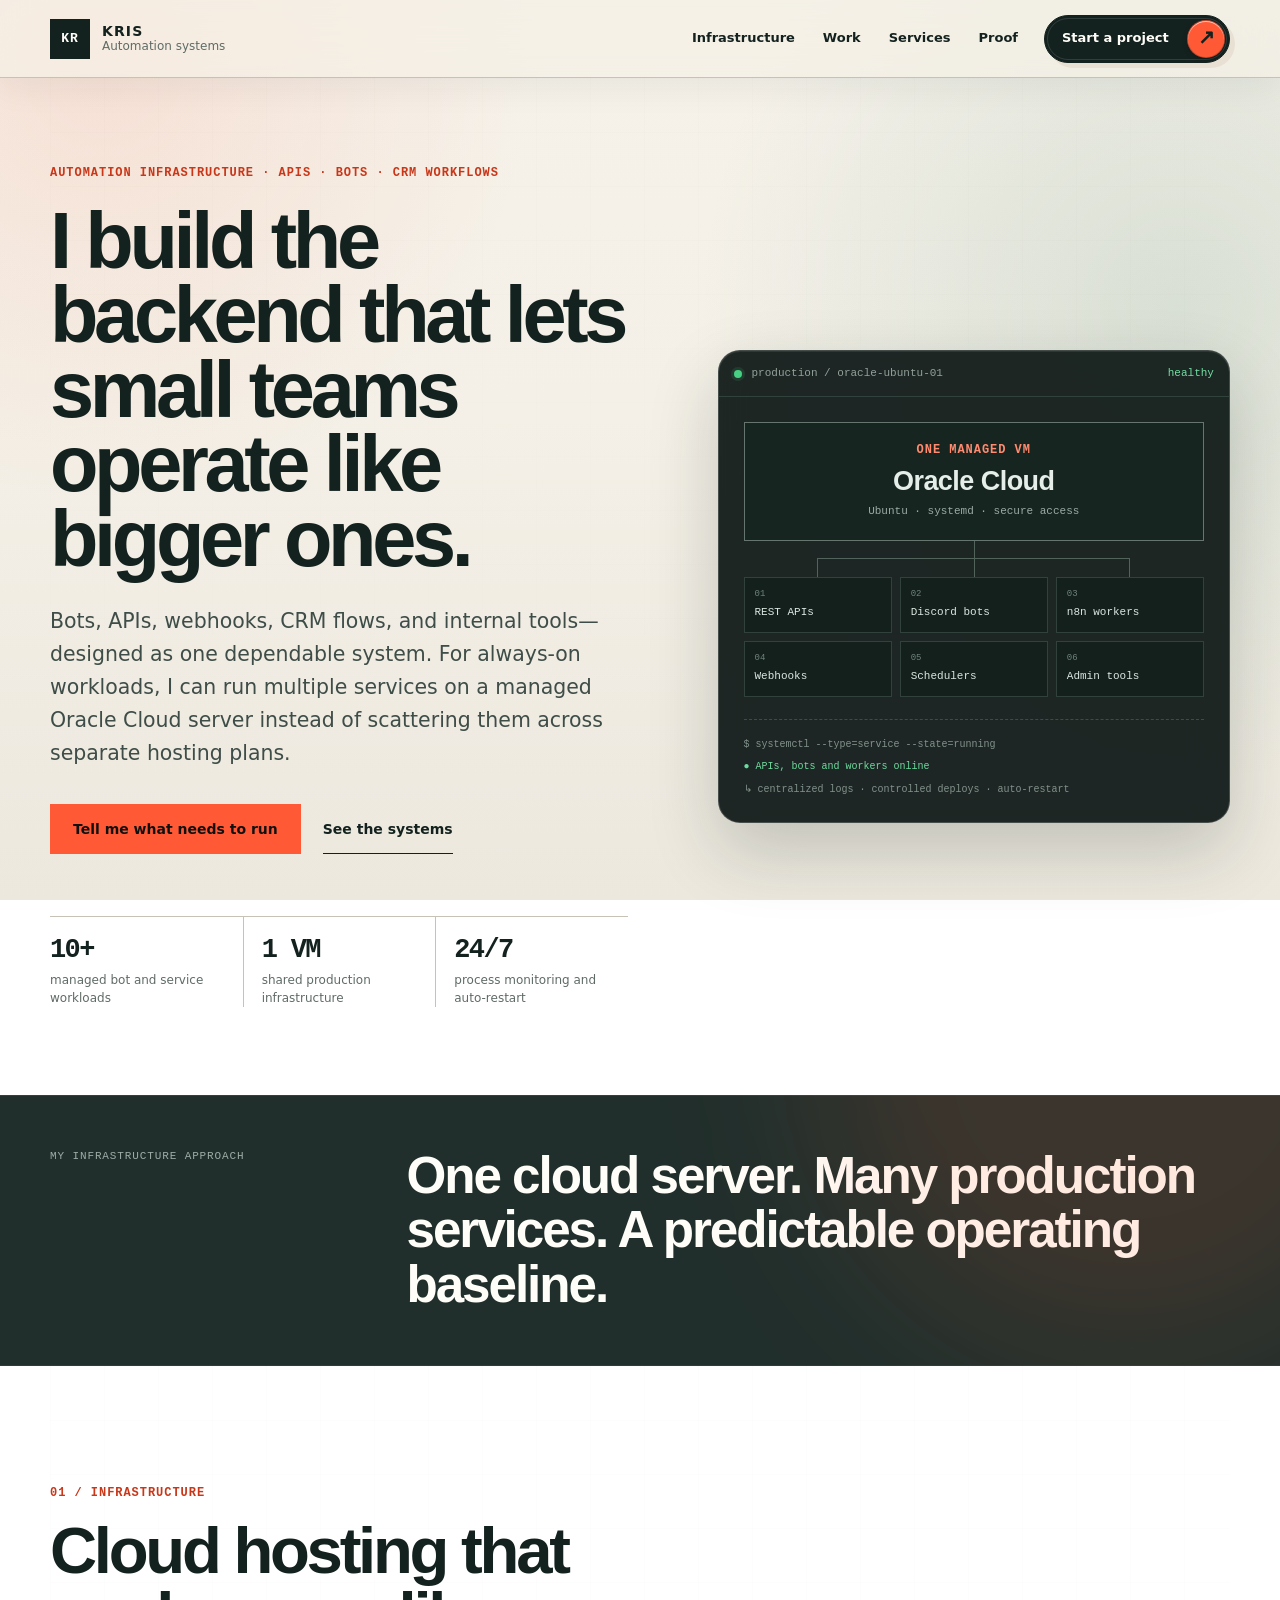
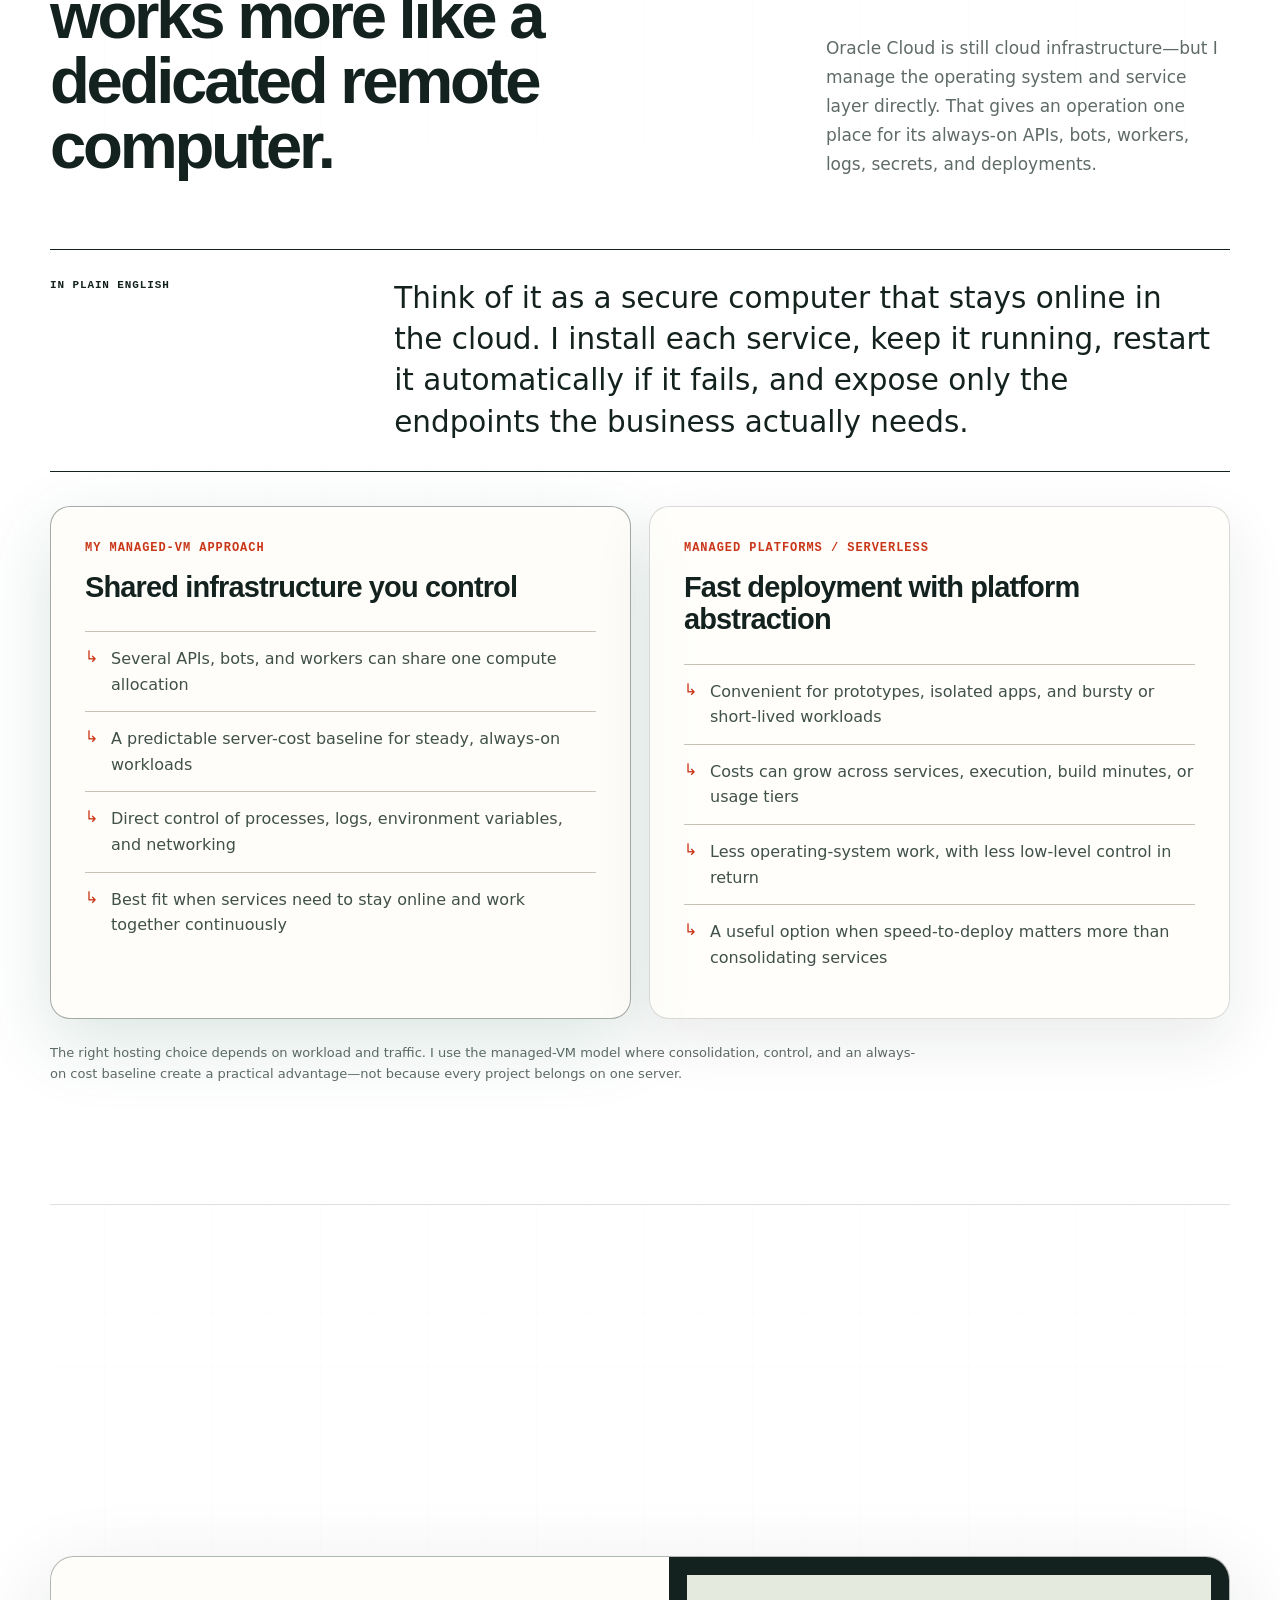
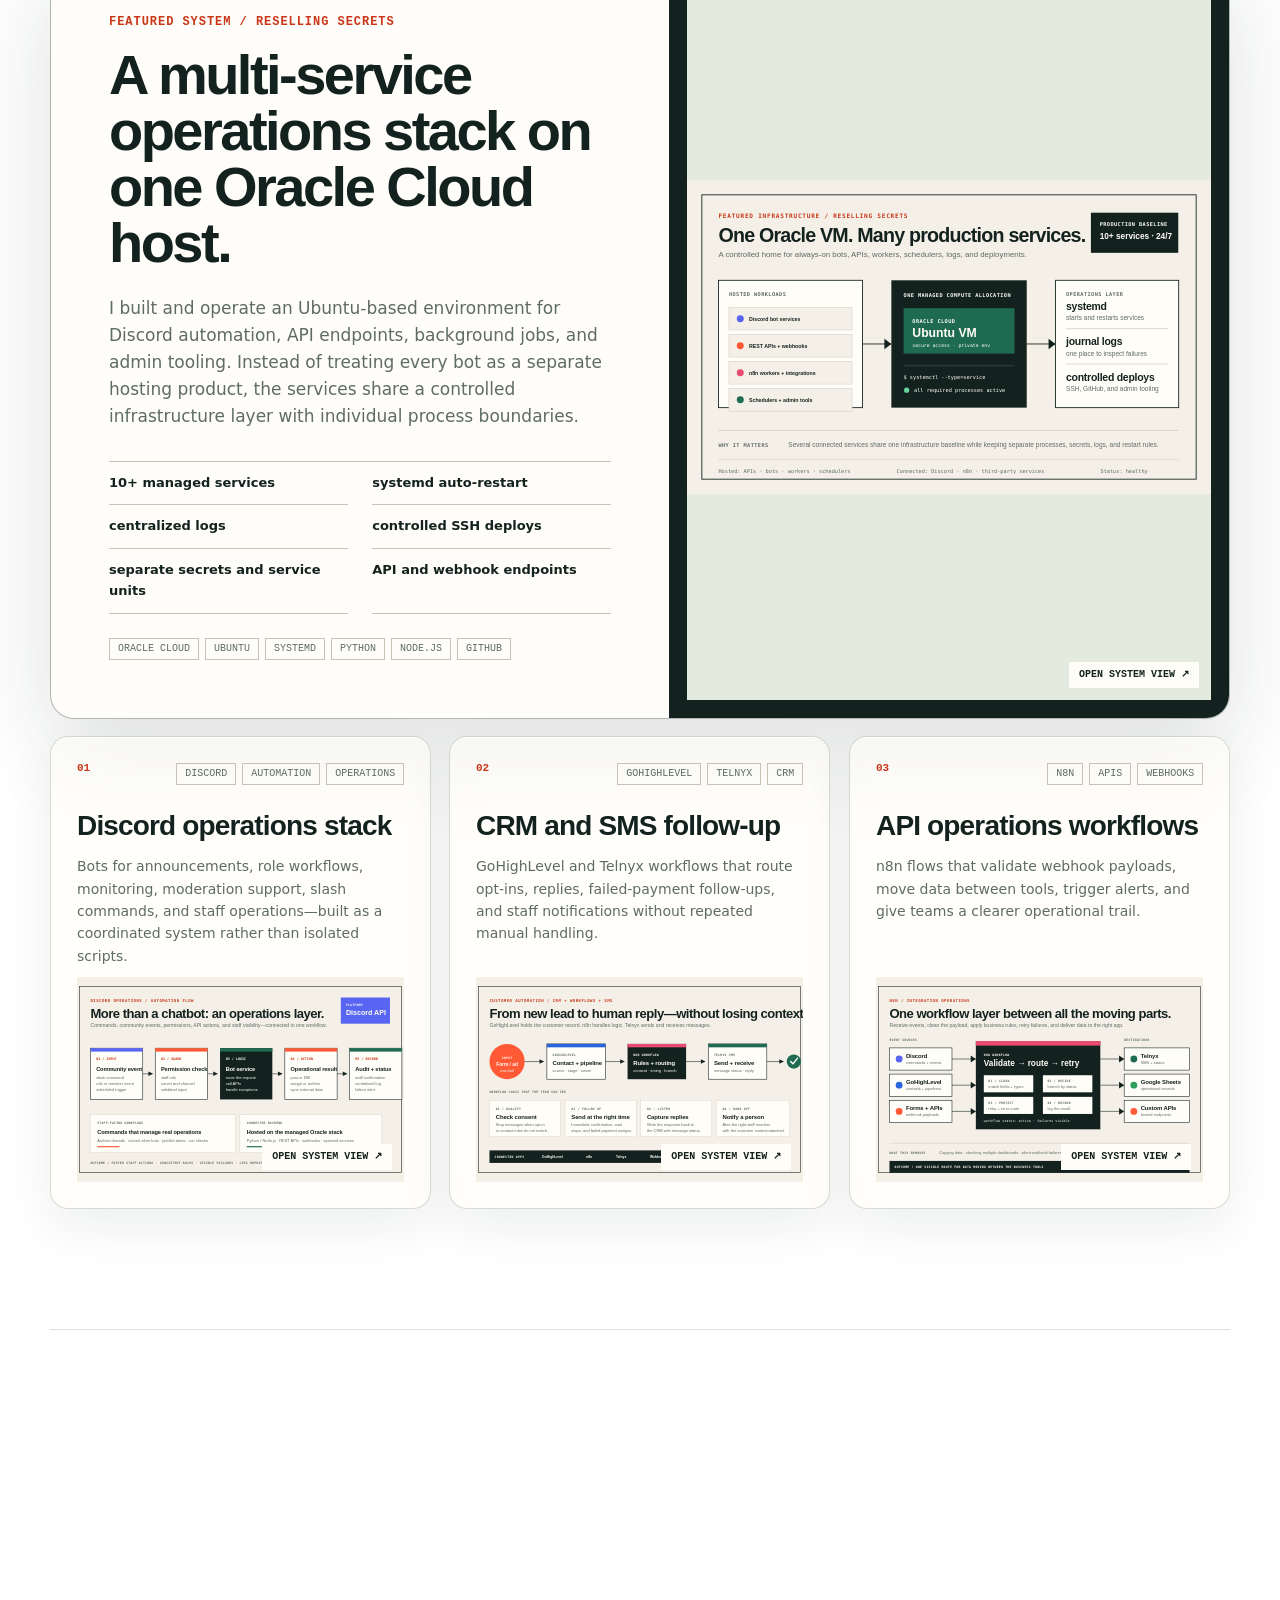
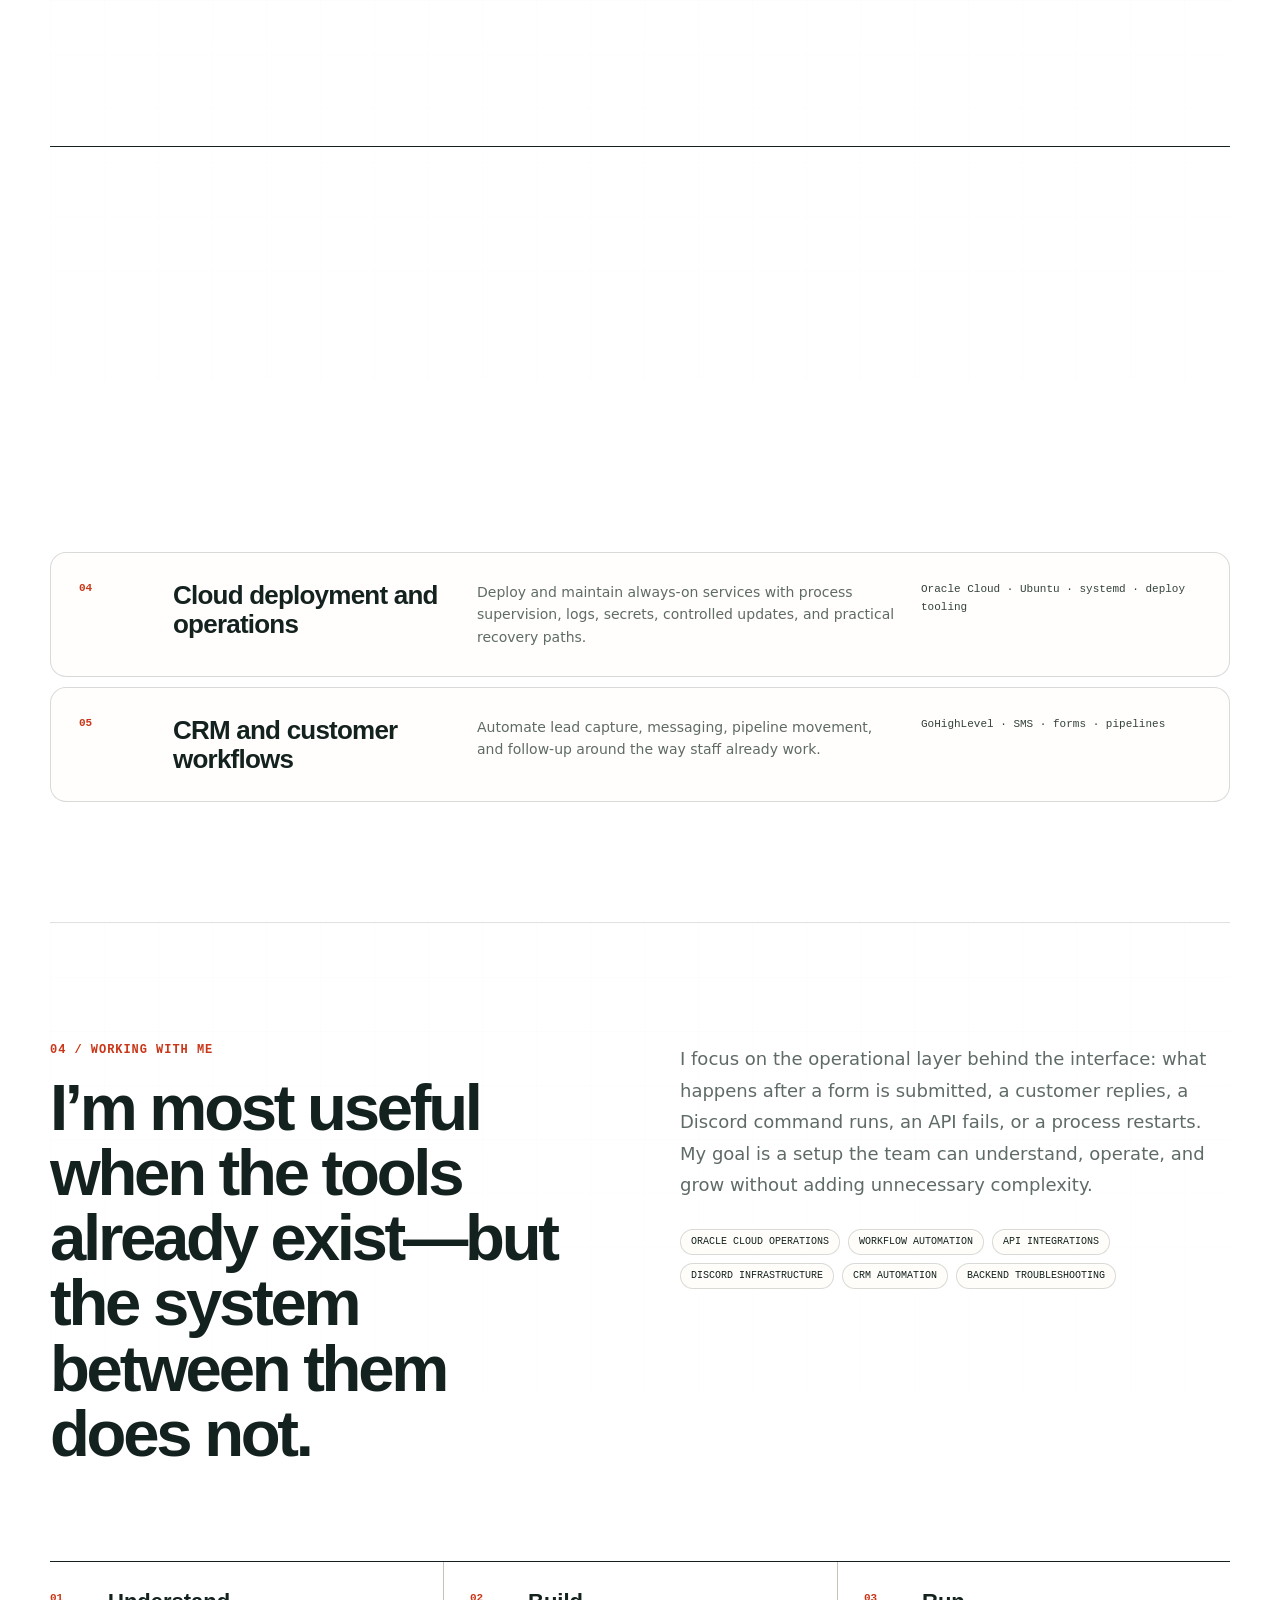
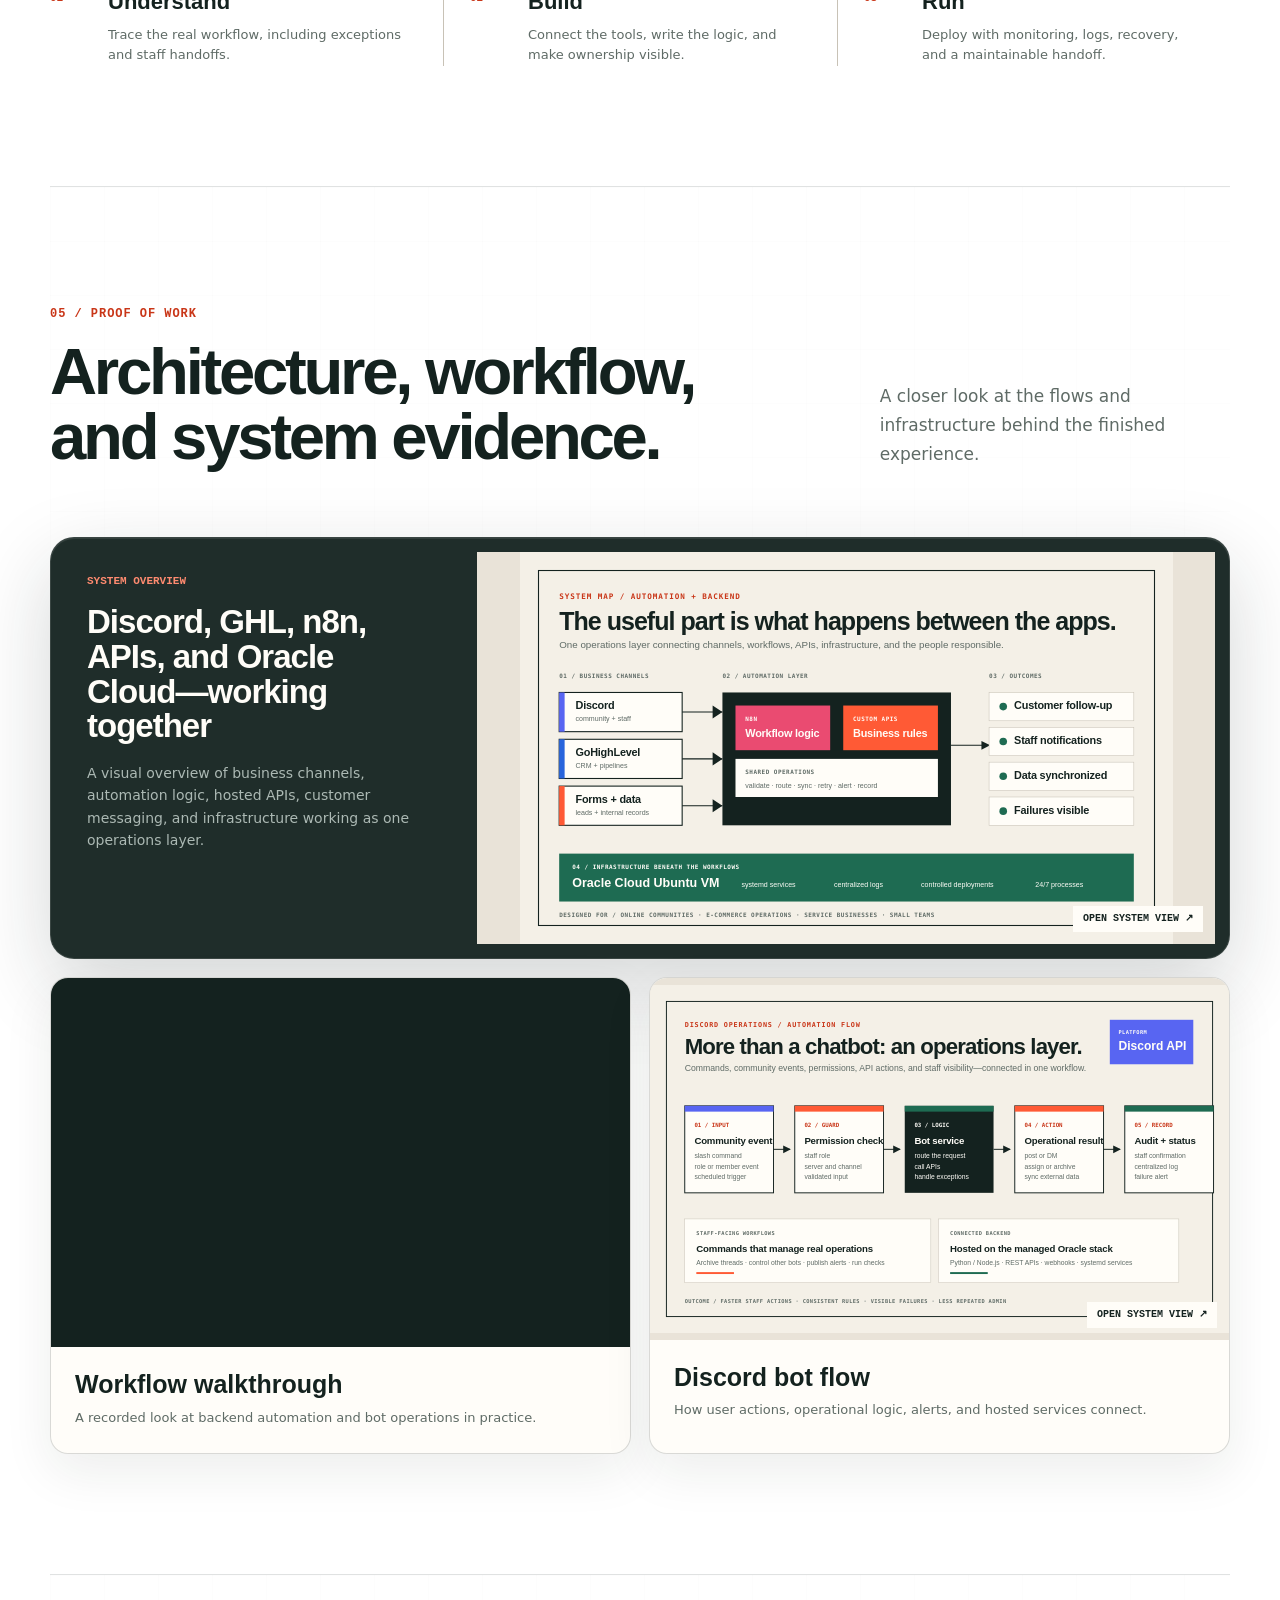
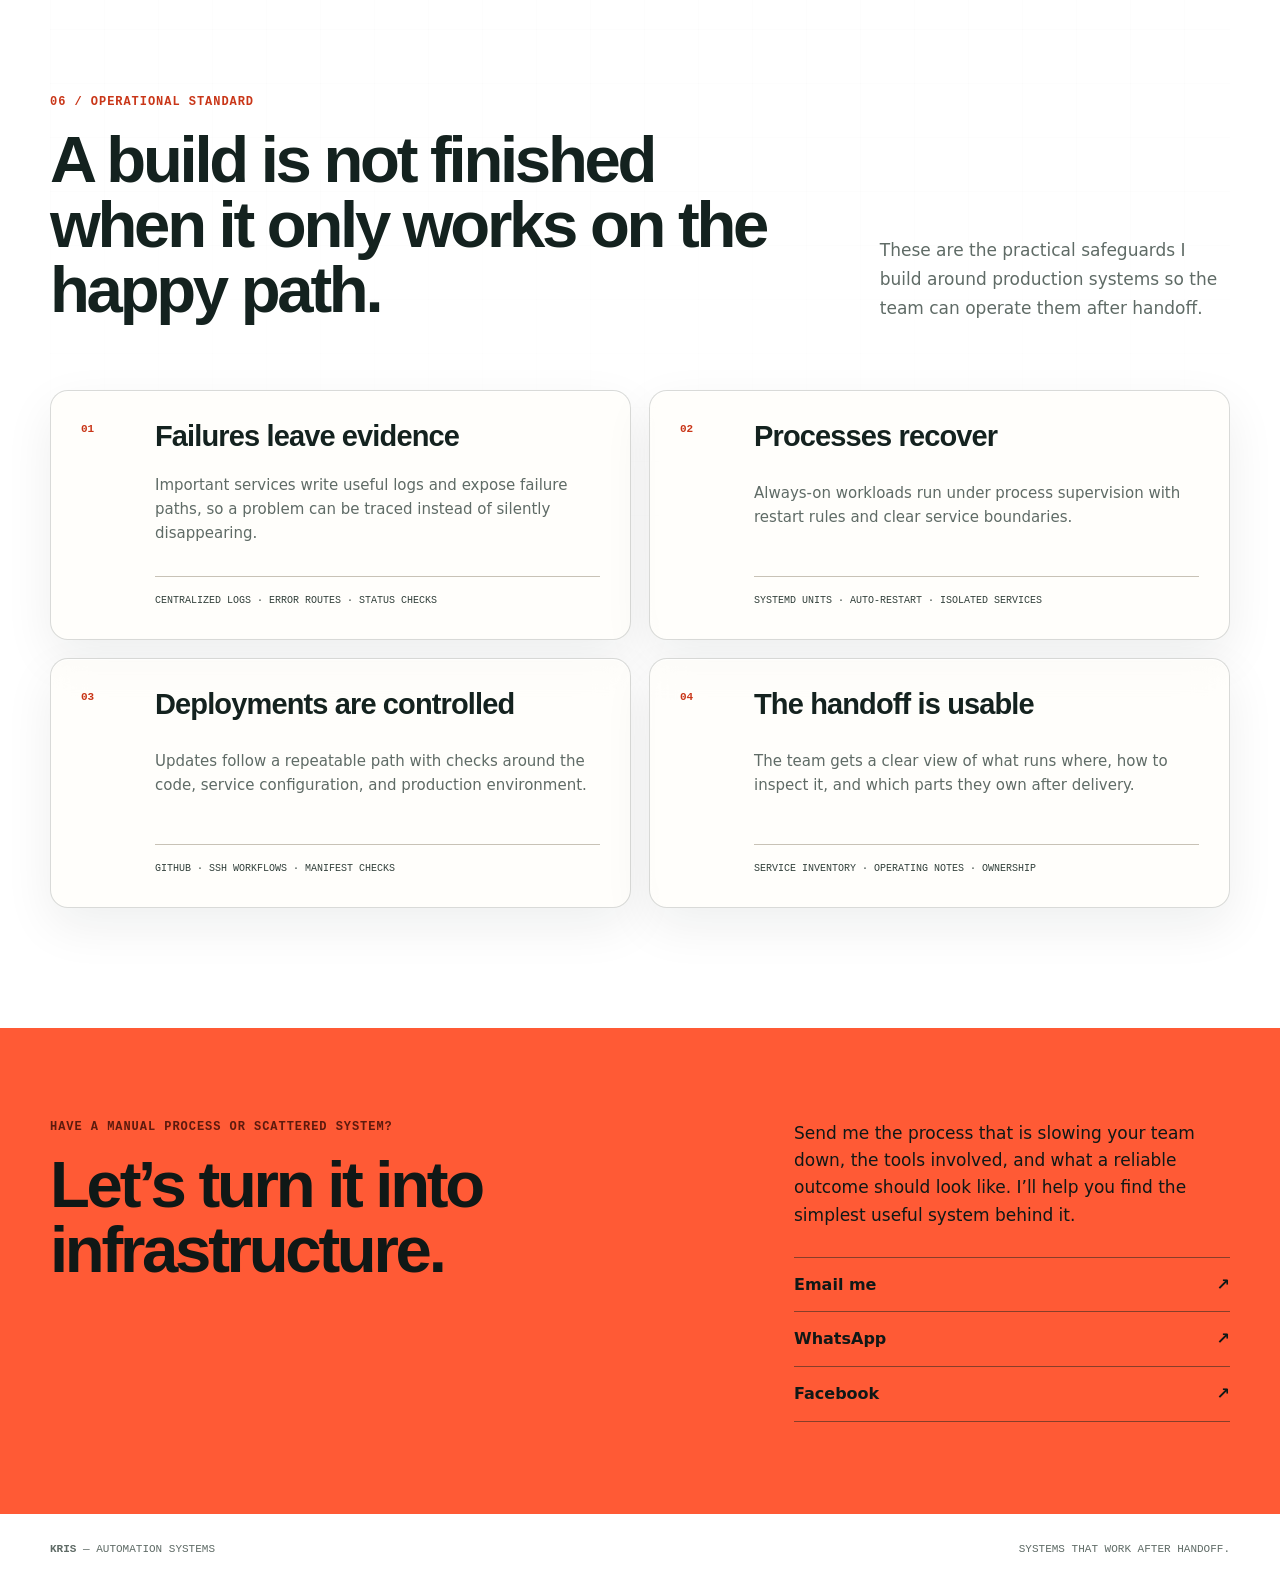
<file: index.html>
<!doctype html>
<html lang="en">
<head>
  <meta charset="utf-8" />
  <meta name="viewport" content="width=device-width, initial-scale=1" />
  <title id="page-title">Kris — Automation Infrastructure & Backend Systems</title>
  <meta name="description" id="page-description" content="Automation infrastructure, APIs, Discord systems, CRM workflows, and Oracle Cloud operations built by Kris." />
  <meta name="theme-color" content="#f4f0e7" />
  <link rel="stylesheet" href="styles.css?v=20260828-glassfold1" />
</head>
<body>
  <a class="skip-link" href="#main">Skip to content</a>
  <header class="site-header">
    <a class="brand" href="#home" aria-label="Kris portfolio home">
      <span class="brand-mark" id="brand-initials">KR</span>
      <span class="brand-copy"><strong id="brand-name">Kris</strong><small>Automation systems</small></span>
    </a>
    <nav class="site-nav" id="nav-links" aria-label="Main navigation">
      <a href="#infrastructure">Infrastructure</a><a href="#work">Work</a><a href="#services">Services</a><a href="#proof">Proof</a>
    </nav>
    <div class="header-actions">
      <button class="project-launcher" type="button" aria-label="Open project contact panel" aria-expanded="false" aria-controls="project-sheet" data-project-toggle>
        <span class="project-launcher-label">Start a project</span>
        <span class="project-token" aria-hidden="true">
          <span class="project-token-face project-token-front">↗</span>
          <span class="project-token-face project-token-back">KR</span>
        </span>
      </button>
      <button class="nav-toggle" id="nav-toggle" type="button" aria-label="Open navigation" aria-expanded="false">Menu</button>
    </div>
  </header>
  <main id="main">
    <section class="hero section-shell" id="home">
      <div class="hero-copy">
        <p class="eyebrow" id="hero-eyebrow">Automation infrastructure · APIs · bots · CRM workflows</p>
        <h1 id="hero-title">I build the backend that lets small teams operate like bigger ones.</h1>
        <p class="hero-text" id="hero-subtitle"></p>
        <div class="hero-actions">
          <a class="button button-primary" id="primary-cta" href="#contact" data-project-toggle>Tell me what needs to run</a>
          <a class="button button-text" id="secondary-cta" href="#work">See the systems <span aria-hidden="true">↘</span></a>
        </div>
        <div class="stats" id="stats" aria-label="Selected infrastructure facts"></div>
      </div>
      <div class="system-console" aria-label="Illustration of services sharing one managed Oracle Cloud server">
        <div class="console-bar"><span class="status-dot"></span><span>production / oracle-ubuntu-01</span><span class="console-status">healthy</span></div>
        <div class="console-body">
          <div class="server-node"><span class="node-label">ONE MANAGED VM</span><strong>Oracle Cloud</strong><small>Ubuntu · systemd · secure access</small></div>
          <div class="service-lines" aria-hidden="true"><span></span><span></span><span></span></div>
          <div class="service-grid" id="service-map"></div>
          <div class="console-log"><span>$ systemctl --type=service --state=running</span><span class="log-good">● APIs, bots and workers online</span><span>↳ centralized logs · controlled deploys · auto-restart</span></div>
        </div>
      </div>
    </section>
    <section class="manifesto"><div class="section-shell manifesto-inner"><p>My infrastructure approach</p><h2>One cloud server. Many production services. A predictable operating baseline.</h2></div></section>
    <section class="section section-shell infrastructure" id="infrastructure">
      <div class="section-heading"><div><p class="section-kicker">01 / Infrastructure</p><h2>Cloud hosting that works more like a dedicated remote computer.</h2></div><p id="infrastructure-intro"></p></div>
      <div class="plain-language"><span class="plain-language-label">In plain English</span><p id="plain-language-copy"></p></div>
      <div class="comparison" id="comparison-grid"></div><p class="comparison-note" id="comparison-note"></p>
    </section>
    <section class="section section-shell work" id="work">
      <div class="section-heading compact"><div><p class="section-kicker">02 / Selected work</p><h2>Systems designed around real operations.</h2></div><p>Not disconnected demos—working parts of the businesses and communities they support.</p></div>
      <article class="featured-case" id="featured-case"></article><div class="project-grid" id="project-grid"></div>
    </section>
    <section class="section section-shell" id="services">
      <div class="section-heading compact"><div><p class="section-kicker">03 / What I build</p><h2>From a manual bottleneck to a system your team can rely on.</h2></div><p id="services-intro"></p></div>
      <div class="services-list" id="services-grid"></div>
    </section>
    <section class="section section-shell about" id="about">
      <div class="about-lead"><p class="section-kicker">04 / Working with me</p><h2 id="about-title"></h2></div>
      <div class="about-detail"><p id="about-body"></p><div class="specialties" id="specialties"></div></div>
      <ol class="process-list" id="process-list"></ol>
    </section>
    <section class="section section-shell proof" id="proof">
      <div class="section-heading compact"><div><p class="section-kicker">05 / Proof of work</p><h2>Architecture, workflow, and system evidence.</h2></div><p id="proof-intro"></p></div>
      <div class="proof-showcase" id="proof-showcase"></div><div class="proof-grid" id="proof-grid"></div>
    </section>
    <section class="section section-shell standards" id="standards" aria-labelledby="standards-title">
      <div class="section-heading compact"><div><p class="section-kicker">06 / Operational standard</p><h2 id="standards-title">A build is not finished when it only works on the happy path.</h2></div><p>These are the practical safeguards I build around production systems so the team can operate them after handoff.</p></div>
      <div class="standards-grid" id="standards-grid"></div>
    </section>
    <section class="contact" id="contact"><div class="section-shell contact-inner"><div><p class="section-kicker">Have a manual process or scattered system?</p><h2 id="contact-title">Let’s turn it into infrastructure.</h2></div><div class="contact-copy"><p id="contact-body"></p><div class="contact-links" id="contact-links"></div></div></div></section>
  </main>
  <footer class="site-footer section-shell"><span><strong id="footer-name">Kris</strong> — Automation systems</span><span>Systems that work after handoff.</span></footer>

  <div class="project-scrim" data-project-scrim></div>
  <aside class="project-sheet" id="project-sheet" role="dialog" aria-modal="true" aria-labelledby="project-sheet-title" aria-hidden="true" data-project-sheet>
    <div class="project-story">
      <p class="section-kicker">Start with the operation</p>
      <h2>Tell me what needs to work when nobody is watching.</h2>
      <p>I’ll look at the process, the tools already involved, and the simplest reliable backend behind it.</p>
      <ul>
        <li>Automation and workflow design</li>
        <li>APIs, webhooks, and integrations</li>
        <li>Oracle Cloud deployment and operations</li>
        <li>Discord, n8n, GoHighLevel, and Telnyx</li>
      </ul>
      <small>No sales funnel. Just enough context to start a useful conversation.</small>
    </div>
    <div class="project-form-panel">
      <span class="form-kicker">Project brief</span>
      <h2 id="project-sheet-title">What are you trying to automate?</h2>
      <p class="form-intro">Complete the short brief and I’ll prepare an email in your mail app. Nothing entered here is stored by this page.</p>
      <form class="project-form" data-project-form>
        <div class="field-row">
          <label>Name<input name="name" type="text" autocomplete="name" required placeholder="Your name" /></label>
          <label>Email<input name="email" type="email" autocomplete="email" required placeholder="you@example.com" /></label>
        </div>
        <label>What needs to work?
          <textarea name="brief" rows="5" required placeholder="Describe the manual process, the problem, and what a reliable result should look like."></textarea>
        </label>
        <fieldset>
          <legend>Tools involved <span>(choose any)</span></legend>
          <div class="tool-options">
            <label><input type="checkbox" name="tools" value="Oracle Cloud" /> Oracle Cloud</label>
            <label><input type="checkbox" name="tools" value="Discord" /> Discord</label>
            <label><input type="checkbox" name="tools" value="n8n" /> n8n</label>
            <label><input type="checkbox" name="tools" value="GoHighLevel" /> GoHighLevel</label>
            <label><input type="checkbox" name="tools" value="APIs / webhooks" /> APIs / webhooks</label>
            <label><input type="checkbox" name="tools" value="Other / not sure" /> Other / not sure</label>
          </div>
        </fieldset>
        <button class="project-submit" type="submit">Prepare my email <span>↗</span></button>
      </form>
      <div class="project-direct"><span>Prefer a direct message?</span><a href="https://wa.me/639055196946" target="_blank" rel="noreferrer">Open WhatsApp ↗</a></div>
    </div>
  </aside>

  <div class="lightbox" id="lightbox" hidden aria-hidden="true"><button type="button" class="lightbox-close" id="lightbox-close" aria-label="Close preview">Close ×</button><div class="lightbox-content" id="lightbox-content"></div></div>
  <script src="script.js?v=20260828-glassfold1"></script>
</body>
</html>
</file>
<file: styles.css>
:root {
  --paper: #f4f0e7;
  --paper-deep: #e8e1d3;
  --ink: #14221f;
  --muted: #5f6b66;
  --line: #c8c2b6;
  --white: #fffdf8;
  --signal: #ff5a35;
  --signal-dark: #c93618;
  --green: #1e6b52;
  --console: #101a18;
  --console-line: #31413c;
  --glass: rgba(255, 253, 248, .58);
  --glass-strong: rgba(255, 253, 248, .76);
  --glass-line: rgba(20, 34, 31, .16);
  --glass-shadow: 0 22px 60px rgba(20, 34, 31, .09);
  --green-glow: rgba(30, 107, 82, .16);
  --radius: 0;
  --shell: min(1180px, calc(100% - 48px));
  --display: "Arial Narrow", "Roboto Condensed", "Helvetica Neue", Arial, sans-serif;
  --sans: Inter, ui-sans-serif, system-ui, -apple-system, BlinkMacSystemFont, "Segoe UI", sans-serif;
  --mono: "SFMono-Regular", Consolas, "Liberation Mono", monospace;
}

* { box-sizing: border-box; }
html { overflow-x: clip; scroll-behavior: smooth; }
.hero, .section, .contact { scroll-margin-top: 88px; }
body {
  position: relative;
  margin: 0;
  overflow-x: clip;
  color: var(--ink);
  background:
    radial-gradient(circle at 8% 8%, rgba(255, 90, 53, .11), transparent 27rem),
    radial-gradient(circle at 92% 34%, rgba(30, 107, 82, .13), transparent 30rem),
    linear-gradient(180deg, #f6f2ea 0%, var(--paper) 46%, #ece8de 100%);
  background-attachment: fixed;
  font-family: var(--sans);
  font-size: 16px;
  line-height: 1.6;
  -webkit-font-smoothing: antialiased;
}
body.no-scroll { overflow: hidden; }
button, a { font: inherit; }
button { color: inherit; }
a { color: inherit; }
img { display: block; max-width: 100%; }
h1, h2, h3, p, figure, blockquote { margin: 0; }
ul, ol { margin: 0; padding: 0; }

.skip-link {
  position: fixed;
  left: 16px;
  top: -60px;
  z-index: 100;
  padding: 10px 14px;
  background: var(--ink);
  color: var(--white);
}
.skip-link:focus { top: 16px; }
.section-shell { width: var(--shell); margin-inline: auto; }
.hero, .section { position: relative; }
.hero::before, .section::before {
  content: "";
  position: absolute;
  z-index: -1;
  inset: 0;
  pointer-events: none;
  opacity: .16;
  background-image:
    linear-gradient(rgba(20,34,31,.07) 1px, transparent 1px),
    linear-gradient(90deg, rgba(20,34,31,.07) 1px, transparent 1px);
  background-size: 54px 54px;
  mask-image: linear-gradient(to bottom, #000, transparent 86%);
}

.site-header {
  position: sticky;
  top: 0;
  z-index: 50;
  display: flex;
  align-items: center;
  justify-content: space-between;
  width: 100%;
  min-height: 78px;
  padding: 0 max(24px, calc((100vw - 1180px) / 2));
  border-bottom: 1px solid var(--line);
  background: rgba(244, 240, 231, .72);
  box-shadow: 0 10px 34px rgba(20, 34, 31, .06);
  backdrop-filter: blur(20px) saturate(1.25);
  -webkit-backdrop-filter: blur(20px) saturate(1.25);
}
.brand {
  display: inline-flex;
  gap: 12px;
  align-items: center;
  color: inherit;
  text-decoration: none;
}
.brand-mark {
  display: grid;
  width: 40px;
  height: 40px;
  place-items: center;
  background: var(--ink);
  color: var(--white);
  font: 700 13px/1 var(--mono);
  letter-spacing: .08em;
}
.brand-copy { display: flex; flex-direction: column; line-height: 1.12; }
.brand-copy strong { font-size: 14px; text-transform: uppercase; letter-spacing: .08em; }
.brand-copy small { color: var(--muted); font-size: 12px; }
.site-nav { display: flex; align-items: center; gap: 28px; margin-left: auto; }
.site-nav a {
  color: var(--ink);
  text-decoration: none;
  font-size: 13px;
  font-weight: 700;
}
.site-nav a:hover { color: var(--signal-dark); }
.site-nav .nav-cta {
  padding: 10px 14px;
  border: 1px solid var(--ink);
}
.site-nav .nav-cta:hover { background: var(--ink); color: var(--white); }
.header-actions { display: flex; align-items: center; gap: 12px; margin-left: 26px; }
.nav-toggle { display: none; border: 0; background: transparent; font-size: 13px; font-weight: 800; text-transform: uppercase; }
.project-launcher {
  position: relative;
  z-index: 84;
  display: inline-flex;
  align-items: center;
  justify-content: flex-end;
  width: 186px;
  height: 48px;
  padding: 4px 4px 4px 17px;
  overflow: hidden;
  border: 1px solid var(--ink);
  border-radius: 999px;
  background: var(--ink);
  color: var(--white);
  box-shadow: 5px 5px 0 var(--paper-deep);
  cursor: pointer;
  transition: width 420ms cubic-bezier(.16, 1, .3, 1), transform 180ms ease, box-shadow 180ms ease;
}
.project-launcher::before { content: ""; position: absolute; inset: 2px; border: 1px solid rgba(255,255,255,.12); border-radius: inherit; pointer-events: none; }
.project-launcher:hover { transform: translateY(-2px); box-shadow: 7px 8px 0 var(--paper-deep); }
.project-launcher:active { transform: translateY(0); }
.project-launcher:focus-visible, .project-submit:focus-visible, .project-form input:focus-visible, .project-form textarea:focus-visible { outline: 3px solid rgba(255,90,53,.45); outline-offset: 3px; }
.project-launcher-label { position: relative; z-index: 2; margin-right: auto; font-size: 13px; font-weight: 800; white-space: nowrap; transition: opacity 180ms ease, transform 320ms cubic-bezier(.16, 1, .3, 1); }
.project-token { position: relative; z-index: 3; display: block; width: 38px; height: 38px; flex: 0 0 38px; transform-style: preserve-3d; animation: project-turn 4.2s cubic-bezier(.45,.05,.25,1) infinite; }
.project-token-face { position: absolute; inset: 0; display: grid; place-items: center; border: 1px solid rgba(20,34,31,.28); border-radius: 50%; background: var(--signal); color: var(--ink); backface-visibility: hidden; box-shadow: inset 0 1px 0 rgba(255,255,255,.65), 0 2px 5px rgba(0,0,0,.22); font: 800 14px/1 var(--mono); }
.project-token-front { font-size: 20px; }
.project-token-back { transform: rotateY(180deg); background: var(--white); }
@keyframes project-turn { 0%,42%{transform:rotateY(0)} 50%,92%{transform:rotateY(180deg)} 100%{transform:rotateY(360deg)} }

.hero {
  display: grid;
  grid-template-columns: minmax(0, 1.06fr) minmax(420px, .94fr);
  gap: clamp(50px, 7vw, 96px);
  align-items: center;
  min-height: calc(100vh - 78px);
  padding-block: 88px;
}
.eyebrow, .section-kicker, .case-client, .comparison-label, .node-label {
  color: var(--signal-dark);
  font: 700 12px/1.3 var(--mono);
  letter-spacing: .08em;
  text-transform: uppercase;
}
.hero h1 {
  max-width: 780px;
  margin-top: 22px;
  font: 700 clamp(52px, 6.2vw, 88px)/.94 var(--display);
  letter-spacing: -.055em;
}
.hero-text {
  max-width: 690px;
  margin-top: 28px;
  color: #3f4d48;
  font-size: clamp(17px, 1.6vw, 21px);
  line-height: 1.62;
}
.hero-actions { display: flex; flex-wrap: wrap; gap: 22px; align-items: center; margin-top: 34px; }
.button {
  display: inline-flex;
  align-items: center;
  justify-content: center;
  min-height: 50px;
  color: inherit;
  font-size: 14px;
  font-weight: 800;
  text-decoration: none;
}
.button-primary { padding: 0 22px; background: var(--signal); border: 1px solid var(--signal); color: #111; }
.button-primary:hover { background: var(--ink); border-color: var(--ink); color: var(--white); }
.button-text { gap: 10px; border-bottom: 1px solid var(--ink); }
.button-text:hover { color: var(--signal-dark); border-color: var(--signal-dark); }
.stats { display: grid; grid-template-columns: repeat(3, 1fr); margin-top: 62px; border-top: 1px solid var(--line); }
.stat { padding: 20px 18px 0 0; }
.stat + .stat { padding-left: 18px; border-left: 1px solid var(--line); }
.stat strong { display: block; font: 700 27px/1 var(--mono); letter-spacing: -.06em; }
.stat span { display: block; margin-top: 8px; color: var(--muted); font-size: 12px; line-height: 1.45; }

.system-console { overflow: hidden; border: 1px solid rgba(255,255,255,.18); border-radius: 22px; background: rgba(16,26,24,.94); color: #e5eee9; box-shadow: 0 28px 70px rgba(20,34,31,.2), inset 0 1px 0 rgba(255,255,255,.08); backdrop-filter: blur(18px); }
.console-bar {
  display: flex;
  align-items: center;
  gap: 10px;
  min-height: 46px;
  padding: 0 15px;
  border-bottom: 1px solid var(--console-line);
  color: #91a19a;
  font: 11px/1 var(--mono);
}
.status-dot { width: 8px; height: 8px; border-radius: 50%; background: #47cf83; box-shadow: 0 0 0 3px rgba(71, 207, 131, .12); }
.console-status { margin-left: auto; color: #73dfa4; }
.console-body { padding: 25px; }
.server-node {
  display: flex;
  flex-direction: column;
  align-items: center;
  padding: 20px;
  border: 1px solid #66766f;
  background: #172520;
  text-align: center;
}
.server-node .node-label { color: #ff8b70; }
.server-node strong { margin-top: 6px; font: 700 27px/1.2 var(--display); letter-spacing: -.02em; }
.server-node small { margin-top: 6px; color: #9aaba4; font: 11px/1.5 var(--mono); }
.service-lines { position: relative; height: 36px; }
.service-lines::before { content: ""; position: absolute; left: 50%; top: 0; width: 1px; height: 18px; background: #52635c; }
.service-lines::after { content: ""; position: absolute; left: 16%; right: 16%; top: 17px; height: 1px; background: #52635c; }
.service-lines span { position: absolute; top: 17px; width: 1px; height: 19px; background: #52635c; }
.service-lines span:nth-child(1) { left: 16%; }
.service-lines span:nth-child(2) { left: 50%; }
.service-lines span:nth-child(3) { right: 16%; }
.service-grid { display: grid; grid-template-columns: repeat(3, 1fr); gap: 8px; }
.service-pill { min-height: 56px; padding: 10px; border: 1px solid var(--console-line); background: #13201c; color: #dbe7e1; font: 11px/1.35 var(--mono); }
.service-pill span { display: block; margin-bottom: 5px; color: #71827b; font-size: 9px; }
.console-log { display: flex; flex-direction: column; gap: 8px; margin-top: 22px; padding-top: 18px; border-top: 1px dashed #3c4d47; color: #82928c; font: 10px/1.45 var(--mono); }
.console-log .log-good { color: #6edb9e; }

.manifesto { position: relative; overflow: hidden; background: rgba(20,34,31,.94); color: var(--white); box-shadow: inset 0 1px 0 rgba(255,255,255,.08), inset 0 -1px 0 rgba(255,255,255,.06); backdrop-filter: blur(18px); }
.manifesto::after { content: ""; position: absolute; right: -12%; top: -130%; width: 48%; aspect-ratio: 1; border-radius: 50%; background: rgba(255,90,53,.12); filter: blur(80px); pointer-events: none; }
.manifesto-inner { display: grid; grid-template-columns: .36fr 1fr; gap: 60px; align-items: start; padding-block: 54px; }
.manifesto p { color: #9eada7; font: 11px/1.4 var(--mono); text-transform: uppercase; letter-spacing: .08em; }
.manifesto h2 { max-width: 900px; font: 650 clamp(30px, 4vw, 52px)/1.06 var(--display); letter-spacing: -.04em; }

.section { padding-block: 120px; }
.section + .section { border-top: 1px solid rgba(20,34,31,.13); }
.section-heading { display: grid; grid-template-columns: 1.25fr .75fr; gap: clamp(40px, 8vw, 110px); align-items: end; }
.section-heading.compact { grid-template-columns: 1.35fr .65fr; }
.section-heading h2, .about h2, .contact h2 {
  max-width: 760px;
  margin-top: 16px;
  font: 700 clamp(38px, 5.1vw, 68px)/1 var(--display);
  letter-spacing: -.05em;
}
.section-heading > p, .section-heading > div + p { color: var(--muted); font-size: 17px; line-height: 1.7; }
.plain-language { display: grid; grid-template-columns: .34fr 1fr; gap: 60px; margin-top: 70px; padding: 28px 0; border-top: 1px solid var(--ink); border-bottom: 1px solid var(--ink); }
.plain-language-label { font: 700 11px/1.4 var(--mono); text-transform: uppercase; letter-spacing: .08em; }
.plain-language p { max-width: 820px; font-size: clamp(20px, 2.3vw, 30px); line-height: 1.4; }
.comparison { display: grid; grid-template-columns: 1fr 1fr; gap: 18px; margin-top: 34px; }
.comparison-card { padding: 34px; border: 1px solid var(--glass-line); border-radius: 20px; background: var(--glass); box-shadow: var(--glass-shadow), inset 0 1px 0 rgba(255,255,255,.68); backdrop-filter: blur(18px) saturate(1.12); -webkit-backdrop-filter: blur(18px) saturate(1.12); }
.comparison-card.featured { border: 1px solid rgba(20,34,31,.38); background: var(--glass-strong); box-shadow: 0 24px 70px var(--green-glow), inset 0 1px 0 rgba(255,255,255,.8); }
.comparison-card h3 { margin-top: 14px; font: 700 29px/1.12 var(--display); letter-spacing: -.03em; }
.comparison-card ul { display: grid; gap: 0; margin-top: 28px; list-style: none; }
.comparison-card li { position: relative; padding: 14px 0 14px 26px; border-top: 1px solid var(--line); color: #40504a; }
.comparison-card li::before { content: "↳"; position: absolute; left: 0; color: var(--signal-dark); font-family: var(--mono); }
.comparison-note { max-width: 880px; margin-top: 24px; color: var(--muted); font-size: 13px; }

.work { background: transparent; }
.featured-case { display: grid; grid-template-columns: 1.05fr .95fr; margin-top: 68px; overflow: hidden; border: 1px solid rgba(20,34,31,.32); border-radius: 24px; background: var(--glass-strong); box-shadow: 0 30px 90px rgba(20,34,31,.14), inset 0 1px 0 rgba(255,255,255,.72); backdrop-filter: blur(20px); -webkit-backdrop-filter: blur(20px); }
.featured-copy { padding: clamp(30px, 5vw, 58px); }
.featured-copy h3 { max-width: 640px; margin-top: 16px; font: 700 clamp(35px, 4.4vw, 56px)/1 var(--display); letter-spacing: -.045em; }
.featured-copy > p:not(.case-client) { max-width: 660px; margin-top: 24px; color: var(--muted); font-size: 17px; }
.outcome-grid { display: grid; grid-template-columns: repeat(2, 1fr); gap: 0 24px; margin-top: 30px; border-top: 1px solid var(--line); }
.outcome-grid span { padding: 11px 0; border-bottom: 1px solid var(--line); font-size: 13px; font-weight: 700; }
.tag-list { display: flex; flex-wrap: wrap; gap: 6px; margin-top: 24px; list-style: none; }
.tag-list li { padding: 5px 8px; border: 1px solid var(--line); color: var(--muted); font: 10px/1 var(--mono); text-transform: uppercase; }
.featured-media { min-width: 0; padding: 18px; background: var(--ink); }
.media-button { position: relative; display: block; width: 100%; padding: 0; overflow: hidden; border: 0; background: #e9e3d8; cursor: zoom-in; text-align: left; }
.media-button img { width: 100%; aspect-ratio: 16 / 10; object-fit: cover; transition: transform .25s ease; }
.media-button span { position: absolute; right: 12px; bottom: 12px; padding: 8px 10px; background: var(--white); color: var(--ink); font: 700 10px/1 var(--mono); text-transform: uppercase; }
.media-button:hover img { transform: scale(1.018); }
.featured-media-button { height: 100%; background: #e5eadf; }
.featured-media-button img { height: 100%; min-height: 480px; object-fit: contain; }
.project-grid { display: grid; grid-template-columns: repeat(3, 1fr); gap: 18px; margin-top: 18px; }
.project-card { display: flex; flex-direction: column; min-width: 0; padding: 26px; border: 1px solid var(--glass-line); border-radius: 18px; background: var(--glass); box-shadow: 0 18px 50px rgba(20,34,31,.07), inset 0 1px 0 rgba(255,255,255,.68); backdrop-filter: blur(16px); -webkit-backdrop-filter: blur(16px); }
.project-meta { display: flex; align-items: start; justify-content: space-between; gap: 12px; color: var(--signal-dark); font: 700 11px/1 var(--mono); }
.project-meta .tag-list { justify-content: flex-end; margin-top: 0; }
.project-card h3 { margin-top: 26px; font: 700 28px/1.08 var(--display); letter-spacing: -.03em; }
.project-card > p { min-height: 122px; margin-top: 14px; color: var(--muted); font-size: 14px; }
.project-card .media-button { margin-top: auto; }

.services-list { margin-top: 68px; border-top: 1px solid var(--ink); }
.service-row { display: grid; grid-template-columns: 70px .8fr 1.2fr .8fr; gap: 24px; align-items: start; margin-top: 10px; padding: 28px; border: 1px solid var(--glass-line); border-radius: 16px; background: rgba(255,253,248,.42); box-shadow: inset 0 1px 0 rgba(255,255,255,.65); backdrop-filter: blur(14px); -webkit-backdrop-filter: blur(14px); }
.service-number { color: var(--signal-dark); font: 700 11px/1.4 var(--mono); }
.service-row h3 { font: 700 26px/1.1 var(--display); letter-spacing: -.03em; }
.service-row p { color: var(--muted); font-size: 14px; }
.service-row small { color: #33413c; font: 11px/1.6 var(--mono); }

.about { display: grid; grid-template-columns: 1fr 1fr; gap: 80px; }
.about-lead { align-self: start; }
.about-detail > p { color: var(--muted); font-size: 18px; line-height: 1.75; }
.specialties { display: flex; flex-wrap: wrap; gap: 8px; margin-top: 28px; }
.specialties span { padding: 7px 10px; border: 1px solid var(--glass-line); border-radius: 999px; background: var(--glass-strong); box-shadow: inset 0 1px 0 rgba(255,255,255,.72); font: 10px/1 var(--mono); text-transform: uppercase; backdrop-filter: blur(12px); }
.process-list { grid-column: 1 / -1; display: grid; grid-template-columns: repeat(3, 1fr); margin-top: 14px; border-top: 1px solid var(--ink); list-style: none; }
.process-list li { display: grid; grid-template-columns: 46px 1fr; gap: 12px; padding: 28px 26px 0 0; }
.process-list li + li { padding-left: 26px; border-left: 1px solid var(--line); }
.process-list > li > span { color: var(--signal-dark); font: 700 11px/1.5 var(--mono); }
.process-list strong { font: 700 22px/1.1 var(--display); }
.process-list p { margin-top: 8px; color: var(--muted); font-size: 13px; }

.proof-showcase { display: grid; grid-template-columns: .35fr .65fr; margin-top: 68px; overflow: hidden; border: 1px solid rgba(255,255,255,.12); border-radius: 24px; background: rgba(20,34,31,.95); color: var(--white); box-shadow: 0 28px 80px rgba(20,34,31,.18), inset 0 1px 0 rgba(255,255,255,.09); backdrop-filter: blur(20px); }
.proof-copy { padding: 36px; }
.proof-copy > p { color: #ff8b70; font: 700 11px/1.4 var(--mono); text-transform: uppercase; }
.proof-copy h3 { margin-top: 16px; font: 700 33px/1.05 var(--display); letter-spacing: -.03em; }
.proof-copy span { display: block; margin-top: 18px; color: #acb9b4; font-size: 14px; }
.showcase-button { margin: 14px; width: calc(100% - 28px); }
.showcase-button img { aspect-ratio: 16 / 8.5; object-fit: contain; }
.proof-grid { display: grid; grid-template-columns: 1fr 1fr; gap: 18px; margin-top: 18px; }
.proof-item { overflow: hidden; border: 1px solid var(--glass-line); border-radius: 18px; background: var(--glass-strong); box-shadow: 0 18px 50px rgba(20,34,31,.08), inset 0 1px 0 rgba(255,255,255,.7); backdrop-filter: blur(16px); -webkit-backdrop-filter: blur(16px); }
.proof-item > div:last-child { padding: 24px; }
.proof-item h3 { font: 700 25px/1.1 var(--display); }
.proof-item p { margin-top: 9px; color: var(--muted); font-size: 13px; }
.embed-frame { aspect-ratio: 16 / 10; background: var(--ink); }
.embed-frame iframe { width: 100%; height: 100%; border: 0; }
.proof-item .media-button img { aspect-ratio: 16 / 10; object-fit: contain; }

.standards-grid { display: grid; grid-template-columns: repeat(2, 1fr); gap: 18px; margin-top: 68px; }
.standard-card { display: grid; grid-template-columns: 54px 1fr; gap: 0 20px; min-height: 250px; padding: 30px; border: 1px solid var(--glass-line); border-radius: 18px; background: var(--glass); box-shadow: 0 18px 50px rgba(20,34,31,.07), inset 0 1px 0 rgba(255,255,255,.68); backdrop-filter: blur(16px); -webkit-backdrop-filter: blur(16px); }

.comparison-card, .project-card, .proof-item, .standard-card, .service-row {
  transition: border-color 240ms ease, box-shadow 240ms ease, background-color 240ms ease;
}
.comparison-card:hover, .project-card:hover, .proof-item:hover, .standard-card:hover, .service-row:hover {
  border-color: rgba(30,107,82,.42);
  background-color: rgba(255,253,248,.76);
  box-shadow: 0 26px 72px var(--green-glow), inset 0 1px 0 rgba(255,255,255,.82);
}

.motion-ready .fold-reveal {
  opacity: 0;
  filter: blur(3px);
  transform: perspective(1300px) translateY(66px) rotateX(10deg) scale(.985);
  transform-origin: 50% 0;
  transition: opacity 680ms ease var(--fold-delay, 0ms), filter 680ms ease var(--fold-delay, 0ms), transform 940ms cubic-bezier(.16,1,.3,1) var(--fold-delay, 0ms);
  will-change: opacity, filter, transform;
}
.motion-ready .fold-reveal.is-visible {
  opacity: 1;
  filter: blur(0);
  transform: perspective(1300px) translateY(0) rotateX(0) scale(1);
}
.standard-card > span { grid-row: 1 / 4; color: var(--signal-dark); font: 700 11px/1.5 var(--mono); }
.standard-card h3 { font: 700 29px/1.08 var(--display); letter-spacing: -.03em; }
.standard-card p { margin-top: 18px; color: var(--muted); font-size: 15px; }
.standard-card small { align-self: end; margin-top: 26px; padding-top: 16px; border-top: 1px solid var(--line); color: #33413c; font: 10px/1.6 var(--mono); text-transform: uppercase; }

.contact { background: var(--signal); color: #101816; }
.contact-inner { display: grid; grid-template-columns: 1.2fr .8fr; gap: 90px; padding-block: 92px; }
.contact .section-kicker { color: #5d1a0d; }
.contact-copy > p { max-width: 540px; font-size: 17px; }
.contact-links { display: grid; margin-top: 28px; border-top: 1px solid rgba(20, 34, 31, .5); }
.contact-links a { display: flex; align-items: center; justify-content: space-between; padding: 14px 0; border-bottom: 1px solid rgba(20, 34, 31, .5); font-weight: 800; text-decoration: none; }
.contact-links a:hover { padding-left: 8px; }
.site-footer { display: flex; justify-content: space-between; gap: 24px; padding-block: 28px; color: var(--muted); font: 11px/1.4 var(--mono); text-transform: uppercase; }

.project-scrim {
  position: fixed;
  z-index: 70;
  inset: 0;
  visibility: hidden;
  background: rgba(10,18,16,.66);
  opacity: 0;
  backdrop-filter: blur(9px);
  transition: opacity 260ms ease, visibility 0s linear 560ms;
}
.project-sheet {
  position: fixed;
  z-index: 75;
  top: 0;
  right: 0;
  display: grid;
  grid-template-columns: minmax(300px,.78fr) minmax(470px,1.22fr);
  width: min(980px, calc(100% - 36px));
  height: 100dvh;
  overflow: hidden;
  border-left: 1px solid var(--ink);
  background: var(--paper);
  color: var(--ink);
  opacity: .35;
  visibility: hidden;
  transform: translateX(98%) scaleX(.04);
  transform-origin: right center;
  box-shadow: -28px 0 80px rgba(0,0,0,.26);
  transition: transform 560ms cubic-bezier(.16,1,.3,1), opacity 180ms ease, visibility 0s linear 560ms;
}
body.is-project-open { overflow: hidden; }
body.is-project-open .site-header { z-index: 80; pointer-events: none; background: transparent; border-color: transparent; }
body.is-project-open .brand, body.is-project-open .site-nav, body.is-project-open .nav-toggle { opacity: 0; pointer-events: none; }
body.is-project-open .header-actions, body.is-project-open .project-launcher { pointer-events: auto; }
body.is-project-open .project-launcher { width: 48px; padding: 4px; box-shadow: none; }
body.is-project-open .project-launcher::before { display: none; }
body.is-project-open .project-launcher-label { opacity: 0; transform: translateX(14px); }
body.is-project-open .project-token { animation: none; transform: rotateY(0); }
body.is-project-open .project-token-face { color: transparent; font-size: 0; }
body.is-project-open .project-token-face::after { content: "×"; position: absolute; inset: 0; display: grid; place-items: center; color: var(--ink); font: 800 21px/1 var(--sans); }
body.is-project-open .project-scrim { visibility: visible; opacity: 1; transition: opacity 260ms ease, visibility 0s; }
body.is-project-open .project-sheet { visibility: visible; opacity: 1; transform: translateX(0) scaleX(1); transition: transform 560ms cubic-bezier(.16,1,.3,1), opacity 160ms ease, visibility 0s; }
.project-story { display: flex; flex-direction: column; padding: 96px 46px 42px; background: var(--ink); color: var(--white); }
.project-story .section-kicker { color: #ff8b70; }
.project-story h2, .project-form-panel h2 { margin-top: 18px; font: 700 clamp(34px,4vw,52px)/1.02 var(--display); letter-spacing: -.045em; }
.project-story > p:not(.section-kicker) { margin-top: 24px; color: #b2c0ba; }
.project-story ul { display: grid; gap: 13px; margin-top: 34px; list-style: none; }
.project-story li { position: relative; padding-left: 34px; font-size: 14px; }
.project-story li::before { content: "↗"; position: absolute; left: 0; top: -1px; display: grid; width: 23px; height: 23px; place-items: center; border-radius: 50%; background: var(--signal); color: var(--ink); font: 800 11px/1 var(--mono); }
.project-story small { margin-top: auto; color: #879791; font: 11px/1.6 var(--mono); }
.project-form-panel { position: relative; min-height: 0; padding: 88px 54px 34px; overflow-y: auto; }
.form-kicker { color: var(--signal-dark); font: 700 11px/1.3 var(--mono); letter-spacing: .08em; text-transform: uppercase; }
.form-intro { max-width: 590px; margin-top: 18px; color: var(--muted); font-size: 14px; }
.project-form { display: grid; gap: 20px; margin-top: 30px; }
.field-row { display: grid; grid-template-columns: 1fr 1fr; gap: 14px; }
.project-form label, .project-form legend { display: grid; gap: 8px; color: #35433e; font-size: 12px; font-weight: 800; }
.project-form input[type="text"], .project-form input[type="email"], .project-form textarea { width: 100%; border: 1px solid var(--line); border-radius: 0; background: var(--white); color: var(--ink); font: 15px/1.5 var(--sans); }
.project-form input[type="text"], .project-form input[type="email"] { height: 48px; padding: 0 13px; }
.project-form textarea { min-height: 130px; padding: 12px 13px; resize: vertical; }
.project-form input::placeholder, .project-form textarea::placeholder { color: #929b97; }
.project-form fieldset { padding: 0; border: 0; }
.project-form legend span { color: var(--muted); font-weight: 400; }
.tool-options { display: grid; grid-template-columns: repeat(2,1fr); gap: 8px; margin-top: 11px; }
.tool-options label { display: flex; align-items: center; gap: 8px; min-height: 38px; padding: 8px 10px; border: 1px solid var(--line); background: rgba(255,253,248,.55); font-weight: 600; cursor: pointer; }
.tool-options input { accent-color: var(--signal); }
.project-submit { display: flex; align-items: center; justify-content: space-between; min-height: 52px; padding: 0 18px; border: 1px solid var(--signal); background: var(--signal); color: var(--ink); cursor: pointer; font-weight: 800; }
.project-submit:hover { border-color: var(--ink); background: var(--ink); color: var(--white); }
.project-direct { display: flex; justify-content: space-between; gap: 18px; margin-top: 22px; padding-top: 16px; border-top: 1px solid var(--line); color: var(--muted); font-size: 12px; }
.project-direct a { color: var(--ink); font-weight: 800; text-decoration: none; }

.lightbox[hidden] { display: none; }
.lightbox { position: fixed; inset: 0; z-index: 90; display: grid; place-items: center; padding: 70px 30px 30px; background: rgba(10, 18, 16, .95); }
.lightbox-close { position: fixed; top: 22px; right: 24px; padding: 8px 12px; border: 1px solid #74837d; background: transparent; color: var(--white); cursor: pointer; font: 700 11px/1 var(--mono); text-transform: uppercase; }
.lightbox-content { display: grid; width: min(1200px, 100%); max-height: calc(100vh - 110px); place-items: center; }
.lightbox-content img { max-width: 100%; max-height: calc(100vh - 110px); background: var(--white); object-fit: contain; }

@media (max-width: 980px) {
  :root { --shell: min(100% - 36px, 760px); }
  .site-header { padding-inline: 18px; }
  .header-actions { margin-left: 14px; }
  .nav-toggle { display: block; }
  .site-nav { position: absolute; top: 77px; left: 0; right: 0; display: none; padding: 18px; border-bottom: 1px solid var(--ink); background: var(--paper); }
  .site-nav.open { display: grid; gap: 0; }
  .site-nav a { padding: 14px 4px; border-bottom: 1px solid var(--line); }
  .site-nav .nav-cta { margin-top: 12px; text-align: center; }
  .hero { grid-template-columns: 1fr; min-height: auto; padding-block: 72px; }
  .hero h1 { max-width: 750px; }
  .system-console { max-width: 680px; }
  .manifesto-inner, .section-heading, .section-heading.compact, .plain-language, .about, .contact-inner { grid-template-columns: 1fr; gap: 28px; }
  .section { padding-block: 88px; }
  .featured-case { grid-template-columns: 1fr; }
  .featured-media-button img { min-height: 0; }
  .project-grid { grid-template-columns: 1fr 1fr; }
  .project-card:last-child { grid-column: 1 / -1; }
  .service-row { grid-template-columns: 48px .8fr 1.2fr; }
  .service-row small { grid-column: 2 / -1; }
  .about { gap: 40px; }
  .process-list { grid-column: auto; }
  .proof-showcase { grid-template-columns: 1fr; }
  .standards-grid { grid-template-columns: 1fr; }
}

@media (max-width: 760px) {
  .project-sheet { grid-template-columns: 1fr; width: 100%; }
  .project-story { display: none; }
  .project-form-panel { padding: 82px 22px 28px; }
}

@media (max-width: 640px) {
  :root { --shell: calc(100% - 28px); }
  .site-header { min-height: 68px; }
  .site-nav { top: 67px; }
  .project-launcher { width: 148px; height: 44px; padding-left: 14px; }
  .project-token { width: 34px; height: 34px; flex-basis: 34px; }
  .project-launcher-label { font-size: 11px; }
  body.is-project-open .project-launcher { width: 44px; }
  .hero { gap: 54px; padding-block: 60px; }
  .hero h1 { font-size: clamp(44px, 14vw, 62px); }
  .hero-text { font-size: 16px; }
  .hero-actions { align-items: stretch; flex-direction: column; }
  .button { width: 100%; }
  .stats { grid-template-columns: 1fr; margin-top: 44px; }
  .stat { display: grid; grid-template-columns: 75px 1fr; align-items: start; padding: 16px 0; border-bottom: 1px solid var(--line); }
  .stat + .stat { padding-left: 0; border-left: 0; }
  .stat span { margin-top: 0; }
  .console-body { padding: 15px; }
  .console-bar { font-size: 9px; }
  .service-grid { grid-template-columns: repeat(2, 1fr); }
  .service-lines { display: none; }
  .server-node { margin-bottom: 10px; }
  .manifesto-inner { padding-block: 42px; }
  .section { padding-block: 72px; }
  .section-heading h2, .about h2, .contact h2 { font-size: clamp(38px, 12vw, 52px); }
  .plain-language { margin-top: 44px; }
  .comparison { grid-template-columns: 1fr; }
  .comparison-card { padding: 24px; }
  .featured-case, .project-grid, .proof-grid { grid-template-columns: 1fr; }
  .featured-copy { padding: 26px; }
  .outcome-grid { grid-template-columns: 1fr; }
  .project-card:last-child { grid-column: auto; }
  .project-card > p { min-height: 0; margin-bottom: 24px; }
  .service-row { grid-template-columns: 36px 1fr; gap: 16px; padding: 22px 18px; }
  .service-row p, .service-row small { grid-column: 2; }
  .process-list { grid-template-columns: 1fr; }
  .process-list li, .process-list li + li { padding: 22px 0; border-left: 0; border-bottom: 1px solid var(--line); }
  .proof-copy { padding: 26px; }
  .showcase-button { margin: 8px; width: calc(100% - 16px); }
  .contact-inner { padding-block: 72px; }
  .site-footer { flex-direction: column; }
  .field-row, .tool-options { grid-template-columns: 1fr; }
  .project-direct { flex-direction: column; gap: 8px; }
}

@media (prefers-reduced-motion: reduce) {
  html { scroll-behavior: auto; }
  *, *::before, *::after { transition-duration: .01ms !important; animation-duration: .01ms !important; }
  .project-token { animation: none !important; }
  .motion-ready .fold-reveal { opacity: 1; filter: none; transform: none; }
}
</file>
